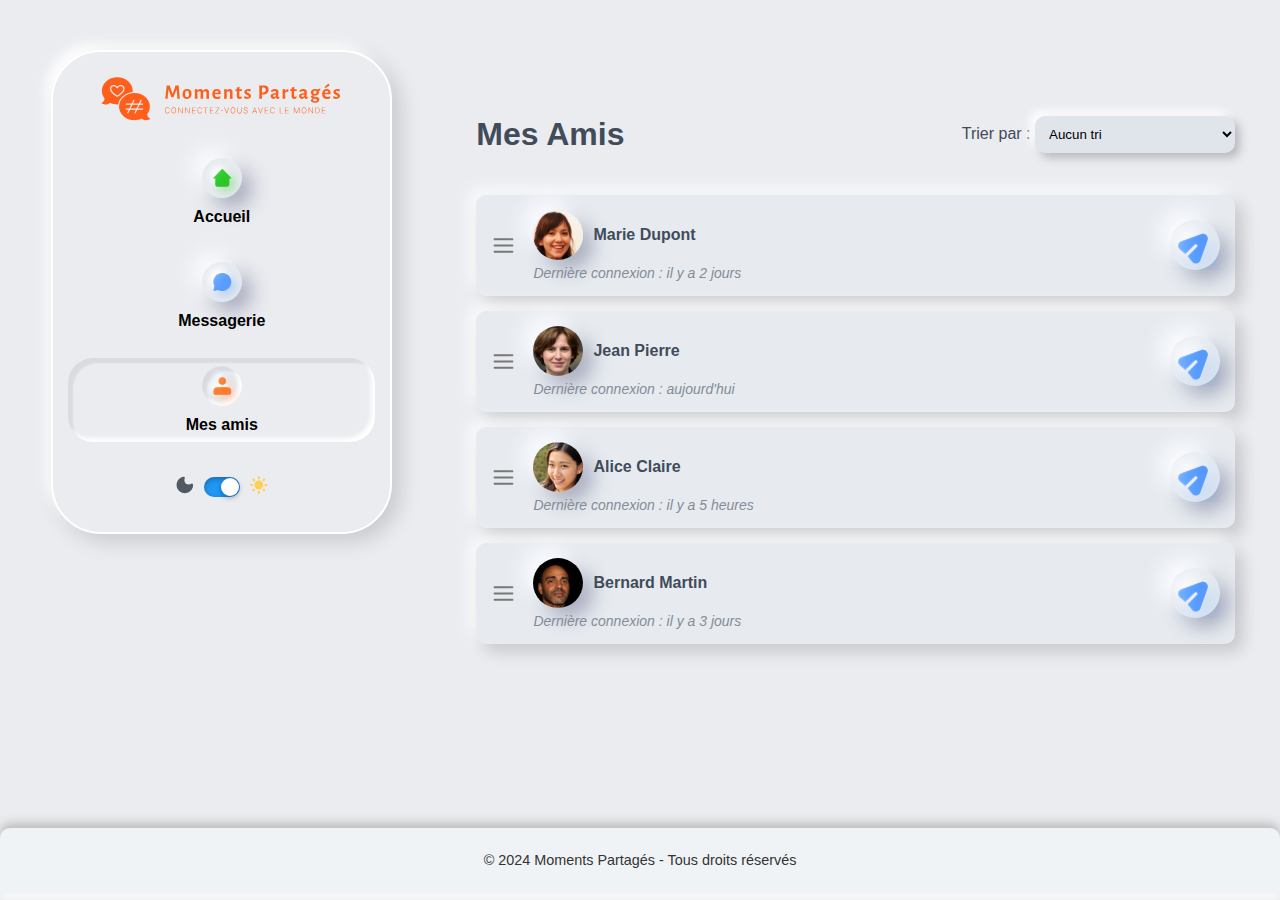
<file: friends.html>
<!DOCTYPE html>
<html lang="fr">
<head>
    <meta charset="UTF-8">
    <meta name="viewport" content="width=device-width, initial-scale=1.0">
    <title>Messages - Moments Partagés</title>
    <link rel="stylesheet" href="styles/global.css">
    <link rel="stylesheet" href="styles/friends.css">
</head>
<body>
    <section class="layout-container">
        <header class="sidebar">
            <a class="sidebar__logo" href="index.html">
                <img src="./assets/logo.svg" alt="Logo Moments Partagés">
            </a>
            <nav class="sidebar__nav">
                <ul class="sidebar__items">
                    <li class="sidebar__item"><a href="index.html" class="sidebar__link"><img class="sidebar__icon" src="./assets/icons/home.svg" alt="Icône accueil">Accueil</a></li>
                    <li class="sidebar__item"><a href="messaging.html" class="sidebar__link"><img class="sidebar__icon" src="./assets/icons/messages.svg" alt="Icône messages"> Messagerie</a></li>
                    <li class="sidebar__item"><a href="friends.html" class="sidebar__link sidebar__link--active"><img class="sidebar__icon" src="./assets/icons/friends.svg" alt="Icône amis"> Mes amis</a></li>
                </ul>
            </nav>
            <div class="sidebar__toggle">
                <span class="sidebar__icon"><img src="assets/icons/night.svg" alt="Mode nuit"></span>
                <div class="sidebar__toggle_switch">
                    <input class="toggle-input" id="toggle" type="checkbox">
                    <label class="toggle-label" for="toggle"></label>
                </div>
                <span class="sidebar__icon"><img src="assets/icons/sun.svg" alt="Mode jour"></span>
            </div>
        </header>

        <main class="content-area" id="messages">
            <section class="friends">
                <div class="friends__header">
                    <h1 class="friends__title">Mes Amis</h1>
                    <div class="friends__sort-dropdown">
                        <label for="sort-options" class="sort-label">Trier par :</label>
                        <select id="sort-options" class="sort-select">
                            <option value="none" selected>Aucun tri</option>
                            <option value="firstName">Prénom</option>
                            <option value="lastName">Nom</option>
                        </select>
                    </div>
                </div>
                <ul class="friends__list">
                    <li class="friend__card" draggable="true">
                        <img class="friend__move-icon" src="./assets/icons/drag-drop.svg" alt="Déplacer">
                        <div class="friend__info">
                            <div class="friend__profile">
                                <img src="assets/images/profiles/alice.jpeg" alt="Profil de Alice" class="friend__profile-pic">
                                <p class="friend__profile-name">Marie Dupont</p>
                            </div>
                            <span class="friends__last-seen">Dernière connexion : il y a 2 jours</span>
                        </div>
                        <a href="./messaging.html?id=1" class="friend__message"><img src="assets/icons/send.svg" alt="Envoyer un message"></a>
                    </li>
                    <li class="friend__card" draggable="true">
                        <img class="friend__move-icon" src="./assets/icons/drag-drop.svg" alt="Déplacer">
                        <div class="friend__info">
                            <div class="friend__profile">
                                <img src="assets/images/profiles/jean.jpeg" alt="Profil de Jean" class="friend__profile-pic">
                                <p class="friend__profile-name">Jean Pierre</p>
                            </div>
                            <span class="friends__last-seen">Dernière connexion : aujourd'hui</span>
                        </div>
                        <a href="./messaging.html?id=2" class="friend__message"><img src="assets/icons/send.svg" alt="Envoyer un message"></a>
                    </li>
                    <li class="friend__card" draggable="true">
                        <img class="friend__move-icon" src="./assets/icons/drag-drop.svg" alt="Déplacer">
                        <div class="friend__info">
                            <div class="friend__profile">
                                <img src="assets/images/profiles/marie.jpeg" alt="Profil de Marie" class="friend__profile-pic">
                                <p class="friend__profile-name">Alice Claire</p>
                            </div>
                            <span class="friends__last-seen">Dernière connexion : il y a 5 heures</span>
                        </div>
                        <a href="./messaging.html?id=3" class="friend__message"><img src="assets/icons/send.svg" alt="Envoyer un message"></a>
                    </li>
                    <li class="friend__card" draggable="true">
                        <img class="friend__move-icon" src="./assets/icons/drag-drop.svg" alt="Déplacer">
                        <div class="friend__info">
                            <div class="friend__profile">
                                <img src="assets/images/profiles/bernard.jpeg" alt="Profil de Bernard" class="friend__profile-pic">
                                <p class="friend__profile-name">Bernard Martin</p>
                            </div>
                            <span class="friends__last-seen">Dernière connexion : il y a 3 jours</span>
                        </div>
                        <a href="./messaging.html?id=4" class="friend__message"><img src="assets/icons/send.svg" alt="Envoyer un message"></a>
                    </li>
                </ul>
            </section>            
        </main>
    </section>

    <footer class="footer">
        <p class="footer__text">© 2024 Moments Partagés - Tous droits réservés</p>
    </footer>

    <script type="module" src="script/friends.js"></script>
</body>
</html>
</file>
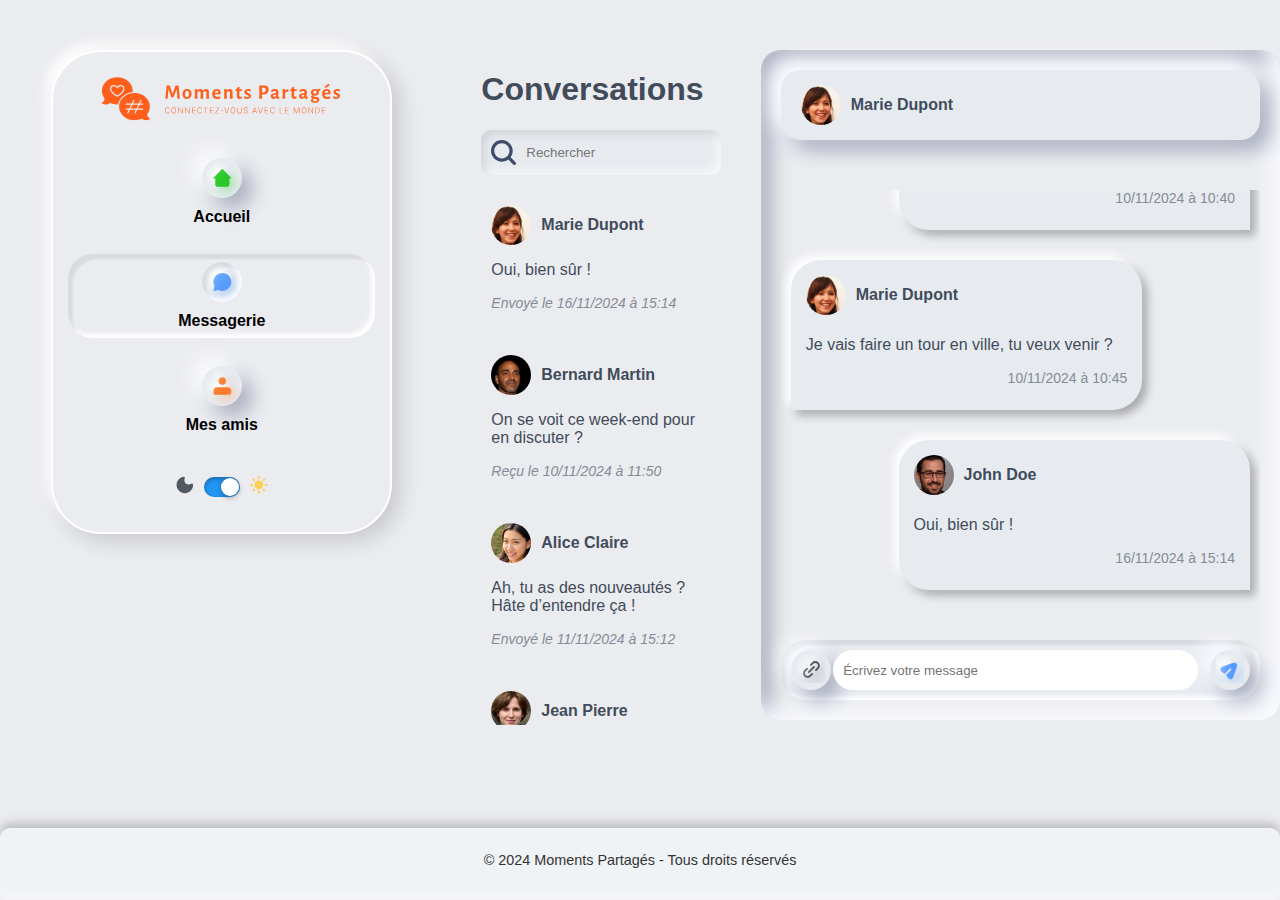
<file: messaging.html>
<!DOCTYPE html>
<html lang="fr">
<head>
    <meta charset="UTF-8">
    <meta name="viewport" content="width=device-width, initial-scale=1.0">
    <title>Messages - Moments Partagés</title>
    <link rel="stylesheet" href="styles/global.css">
    <link rel="stylesheet" href="styles/messaging.css">
</head>
<body>
    <main class="layout-container">
        <header class="sidebar">
            <a class="sidebar__logo" href="index.html">
                <img src="./assets/logo.svg" alt="Logo Moments Partagés">
            </a>
            <nav class="sidebar__nav">
                <ul class="sidebar__items">
                    <li class="sidebar__item"><a href="index.html" class="sidebar__link"><img class="sidebar__icon" src="./assets/icons/home.svg" alt="Icône accueil">Accueil</a></li>
                    <li class="sidebar__item"><a href="messaging.html" class="sidebar__link sidebar__link--active"><img class="sidebar__icon" src="./assets/icons/messages.svg" alt="Icône messages"> Messagerie</a></li>
                    <li class="sidebar__item"><a href="friends.html" class="sidebar__link"><img class="sidebar__icon" src="./assets/icons/friends.svg" alt="Icône amis"> Mes amis</a></li>
                </ul>
            </nav>
            <div class="sidebar__toggle">
                <span class="sidebar__icon"><img src="assets/icons/night.svg" alt="Mode nuit"></span>
                <div class="sidebar__toggle_switch">
                    <input class="toggle-input" id="toggle" type="checkbox">
                    <label class="toggle-label" for="toggle"></label>
                </div>
                <span class="sidebar__icon"><img src="assets/icons/sun.svg" alt="Mode jour"></span>
            </div>
        </header>

        <section class="content-area" id="messages">
            <section class="messaging__sidebar">
                <h1>Conversations</h1>
                <div class="search-bar">
                    <input type="text" placeholder="Rechercher" class="search-bar__input">
                </div>
                <ul id="messageSidebar" class="messaging__contacts-list"></ul>
            </section>

            <section id="conversation" class="messaging__conversation">
                <div class="conversation__header">
                    <div class="conversation__profile">
                        <img src="assets/images/profiles/alice.jpeg" alt="Profil de Alice" class="conversation__profile-pic">
                        <p class="conversation__name">Alice</p>
                    </div>
                </div>
                <div class="conversation__messages"></div>
                <form class="form-message">
                    <button class="form-message__file"><img src="assets/icons/link.svg" alt="Envoyer"></button>
                    <input id="messageContent" type="text" placeholder="Écrivez votre message" class="form-message__field">
                    <button class="form-message__send"><img src="assets/icons/send.svg" alt="Envoyer"></button>
                </form>
            </section>
        </section>
    </main>

    <footer class="footer">
        <p class="footer__text">© 2024 Moments Partagés - Tous droits réservés</p>
    </footer>

    <script type="module" src="script/messaging.js"></script>
</body>
</html>
</file>
<file: styles/friends.css>
/*
    1- List of friends
    2- Filters
*/

/* 1-List of friends */
.friends {
    padding: 20px;
}

.friends__header {
    display: flex;
    justify-content: space-between;
    align-items: center;
    margin-bottom: 20px;
}

.friends__list {
    list-style: none;
    padding: 0;
    margin: 0;
    display: flex;
    flex-direction: column;
    gap: 15px;
}

.friend__card {
    padding: 15px;
    border-radius: 10px;
    background: #E7EBF0;
    box-shadow: 8px 8px 16px rgba(0, 0, 0, 0.15), -8px -8px 16px rgba(255, 255, 255, 0.7);
    display: flex;
    align-items: center;
    cursor: grab;
    transition: 0.3s;
    justify-content: space-between;
}

.friend__info {
    display: flex;
    flex-direction: column;
    width: 85%;
    align-items: flex-start;
}

.friend__move-icon {
    width: 25px;
}

.friend__profile {
    display: flex;
    flex-wrap: wrap;
    align-items: center;
    font-weight: 700;
}

.friend__profile-pic {
    border-radius: 100%;
    width: 50px;
    margin-right: 10px;
    box-shadow: -10px -10px 20px #FAFBFF, 10px 10px 20px #A6ABBD;
}

.friend__name {
    font-weight: bold;
}

.friends__last-seen {
    font-size: 1.4rem;
    color: #858B96;
    font-style: italic;
    margin-top: 5px;
}

.friend__card.dragging {
    opacity: 0.5;
    cursor: grabbing;
}

.friend__card:hover {
    box-shadow: inset 4px 4px 8px rgba(0, 0, 0, 0.1), inset -4px -4px 8px rgba(255, 255, 255, 0.7);
}

.friend__message {
    width: 50px;
    height: 50px;
    display: inline-block;
    background: #E7EBF0;
    border: none;
    border-radius: 30px;
    box-shadow: -10px -10px 20px #FAFBFF, 10px 10px 20px #A6ABBD;
}

/* 2- Filters */
.sort-select {
    position: relative;
    width: 200px;
    background-color: #E0E5EC;
    border: none;
    border-radius: 10px;
    padding: 10px;
    box-shadow: 5px 5px 10px #b8b9be, -5px -5px 10px #ffffff;
    cursor: pointer;
    font-family: Arial, sans-serif;
}

/* 3- Drag and drop */
.drag-border {
    border: black 2px solid;
}
</file>
<file: styles/messaging.css>
/*
    1- Message sidebar
    2- Conversation section
    3- Message input
    4- Responsive for computers
*/
.content-area {
    display: flex;
    padding: 0;
    justify-content: space-between;
    flex-wrap: wrap;
}

/* 1- Messaging sidebar */
.messaging__sidebar {
    width: 100%;
    margin-bottom: 30px;
}

.search-bar__input {
    width: calc(100% - 45px);
    padding: 15px 0 15px 45px;
    border-radius: 10px;
    border: none;
    box-shadow: inset 4px 4px 8px rgba(0, 0, 0, 0.1), inset -4px -4px 8px rgba(255, 255, 255, 0.7);
    margin-bottom: 20px;
    background: #E7EBF0;
}

.search-bar {
    position: relative;
}

.search-bar:before {
    content: "";
    position: absolute;
    display: inline-block;
    background: url("../assets/icons/search.svg");
    background-position: center;
    background-size: contain;
    background-repeat: no-repeat;
    width: 25px;
    height: 25px;
    top: 10px;
    left: 10px;
}

.contact {
    padding: 10px;
    margin-bottom: 10px;
    border-radius: 10px;
    transition: 0.3s;
}

.contact a {
    width: 100%;
}

.contact:hover, .contact.active {
    box-shadow: inset -10px -10px 20px #FAFBFF, inset 10px 10px 20px #A6ABBD;
    background-color: #fff;
}

.contact__profile-pic {
    width: 40px;
    height: 40px;
    border-radius: 50%;
    margin-right: 10px;
}

.contact__info, .conversation__profile {
    display: flex;
    align-items: center;
    justify-content: flex-start;
}

.contact__name {
    font-weight: bold;
    margin: 0;
}

.contact__message-preview {
    font-size: 1.6rem;
}

.contact__date {
    font-size: 1.4rem;
    font-style: italic;
    color: #858B96;
}

/* 2- Conversation section */
.messaging__conversation {
    padding: 20px;
    border-radius: 20px;
    display: flex;
    box-shadow: inset -10px -10px 20px #FAFBFF, inset 10px 10px 20px #A6ABBD;
    justify-content: space-between;
    align-items: stretch;
    width: 100%;
    flex-direction: column;
    max-height: 70vh;
    margin-bottom: 50px;
}

.conversation__header {
    display: flex;
    align-items: center;
    justify-content: space-between;
    padding: 10px 20px;
    background: #E7EBF0;
    border-radius: 20px;
    box-shadow: -10px -10px 20px #FAFBFF, 10px 10px 20px #A6ABBD;
    margin-bottom: 30px;
}

.conversation__profile-pic {
    width: 40px;
    height: 40px;
    border-radius: 50%;
    margin-right: 10px;
}

.conversation__name {
    font-weight: bold;
}

.conversation__messages {
    overflow-y: auto;
    margin-top: 20px;
    padding: 0 10px;
    height: 75%;
}

.message {
    padding: 10px 15px;
    border-radius: 30px;
    margin-bottom: 30px;
    background: #E7EBF0;
    max-width: 70%;
    box-shadow: -5px -5px 10px #ffffff, 5px 5px 10px rgba(0, 0, 0, 0.3);
}

.message--received {
    border-bottom-left-radius: 0;
}

.message--sent {
    margin-left: auto;
    border-bottom-right-radius: 0;
}

.message__date {
    font-size: 1.4rem;
    color: #858B96;
    text-align: right;
    margin-top: 5px;
}

/* 3- Message input */
.form-message {
    display: flex;
    justify-content: space-between;
    align-content: center;
    padding: 10px;
    margin-top: 20px;
    border-radius: 25px;
    background-color: #E7EBF0;
    box-shadow: inset -4px -4px 4px #ffffff, inset 5px 5px 2px #00000012;
}

.form-message__field {
    border: none;
    padding: 10px;
    border-radius: 20px;
    outline: none;
    margin-right: 10px;
    width: 75%;
}

.form-message__send, .form-message__file {
    width: 40px;
    height: 40px;
    background: #E7EBF0;
    border: none;
    border-radius: 30px;
    box-shadow: -10px -10px 20px #FAFBFF, 10px 10px 20px #A6ABBD;
    cursor: pointer;
}

/* 4- Responsive for computers */
@media (min-width: 1024px) {
    .messaging__sidebar {
        width: 30%;
        overflow-y: auto;
        max-height: 75vh;
        padding-right: 10px;
        margin-bottom: 0;
    }

    .messaging__conversation {
        width: 60%;
        max-height: 70vh;
        margin-bottom: 0;
    }
}
</file>
<file: styles/global.css>
/* 
    1 - Normalize
    2 - Sidebar
    3 - Toogle Switch
    4 - Main content
    5 - Footer
    6- Responsive for tablets
    7- Responsive for computers
*/

/* 1 - Normalize */
html {
    font-size: 62.5%;
}

body {
    font-family: Arial, sans-serif;
    font-size: 1.6rem;
    background-color: #EBECF0;
    color: #414B5A;
    margin: 0;
    box-sizing: content-box;
}

a {
    text-decoration: none;
    color: inherit;
}

img {
    width: 100%;
    height: auto;
}

li, ul, ol {
    list-style: none;
    padding: 0;
    margin: 0;
}

h1 {
    font-size: 2.8rem;
}

h2 {
    font-size: 2.4rem;
}

h3 {
    font-size: 2rem;
}

.button {
    background: #FF8133;
    border: #ffffff 1px solid;
    color: #ffffff;
    padding: 8px 16px;
    text-transform: uppercase;
    font-weight: 700;
    border-radius: 20px;
    box-shadow: -5px -5px 10px #ffffff, 5px 5px 10px #A6ABBD;
    cursor: pointer;
    transition: box-shadow 0.3s ease;
}

/* 2 - Sidebar */
.layout-container {
    display: flex;
    flex-direction: column;
    align-items: stretch;
    min-height: 100vh;
    padding: 20px 0;
    margin:  auto;
    width: 90%;
}

.sidebar {
    display: flex;
    flex-direction: column;
    align-items: center;
    width: 100%;
    border: #ffffff 2px solid;
    border-radius: 5rem 5rem 0 0;
    box-shadow: 8px 7px 21px #00000027, -6px -7px 11px #ffffff;
    position: fixed;
    bottom: 0;
    left: 0;
    right: 0;
    background: #EBECF0;
    z-index: 1;
}

.sidebar__logo {
    display: none;
}

.sidebar__nav {
    width: 100%;
    margin: 15px 0;
}

.sidebar__items {
    display: flex;
    justify-content: space-evenly;
}

.sidebar__item {
    width: 30%;
}

.sidebar__toggle {
    display: none;
}

.sidebar__link {
    margin: 10px 0;
    display: flex;
    align-items: center;
    flex-direction: column;
    padding: 8px;
    border-radius: 25px;
    color: #000000;
    font-weight: 700;
    transition: 0.3s;
}

.sidebar__link--active, .sidebar__link:hover {
    box-shadow: inset -4px -4px 4px #ffffff, inset 5px 5px 2px #00000012;
}

.sidebar__nav .sidebar__icon {
    width: 40px;
    height: 40px;
    background: #E7EBF0;
    border-radius: 30px;
    box-shadow: -10px -10px 20px #FAFBFF, 10px 10px 20px #A6ABBD;
    margin-bottom: 10px;
}

.sidebar__link--active > .sidebar__icon {
    box-shadow: inset -4px -4px 4px #ffffff, inset 5px 5px 2px #00000012;
}

/* 3 - Toggle switch */
.sidebar__toggle .sidebar__icon {
    width: 18px;
    display: inline-block;
}

.sidebar__toggle_switch {
    position: relative;
    display: inline-block;
    width: 36px;
    height: 20px;
    margin: 10px;
}
  
.sidebar__toggle_switch .toggle-input {
    display: none;
}

.sidebar__toggle_switch .toggle-label {
    position: absolute;
    top: 0;
    right: 0;
    width: 36px;
    height: 20px;
    background-color: #2196F3;
    border-radius: 34px;
    cursor: pointer;
    box-shadow: inset 0px 2px 5px 0px rgba(0, 0, 0, 0.3);
    transition: background-color 0.3s;
}

.sidebar__toggle_switch .toggle-label::before {
    content: "";
    position: absolute;
    width: 18px;
    height: 18px;
    border-radius: 50%;
    top: 1px;
    right: 1px;
    background-color: #fff;
    box-shadow: 0px 2px 5px 0px rgba(0, 0, 0, 0.3);
}
 
/* 4 - Main content */
.content-area {
    width: 100%;
    padding: 20px 0;
}

/* 5 - Footer */
.footer {
    background-color: #f0f3f5;
    padding: 10px;
    text-align: center;
    box-shadow: 0px -5px 10px #bebebe, 0px 5px 10px #ffffff;
    border-radius: 10px 10px 0 0;
    margin-top: 20px;
}

.footer__text {
    font-size: 0.8em;
    color: #333;
}

/* Responsive for tablets */
@media (min-width: 768px) {
    .sidebar {
        height: fit-content;
    }

    .content-area {
        padding: 25px;
    }
}

/* Responsive for computers */
@media (min-width: 1024px) {
    .sidebar{
        width: 25%;
        display: flex;
        position: static;
        border-radius: 5rem;
        padding: 25px 15px;
    }
    
    .sidebar__logo {
        display: inline-block;
    }

    .sidebar__items {
        flex-direction: column;
    }
    
    .sidebar__item {
        width: 100%;
    }

    .sidebar__toggle {
        display: flex;
        align-items: center;
        justify-content: center;
    }
    
    .layout-container {
        flex-direction: row;
        justify-content: space-between;
        min-height: 82vh;
        padding: 20px 0;
        margin: 30px 0 0 auto;
        width: 96%;
    }
    .content-area {
        width: 65%;
    }

    h1 {
        font-size: 3.2rem;
    }

    h2 {
        font-size: 2.8rem;
    }

    h3 {
        font-size: 2.4rem;
    }

    .footer__text {
        font-size: 0.9em;
    }
}
</file>
